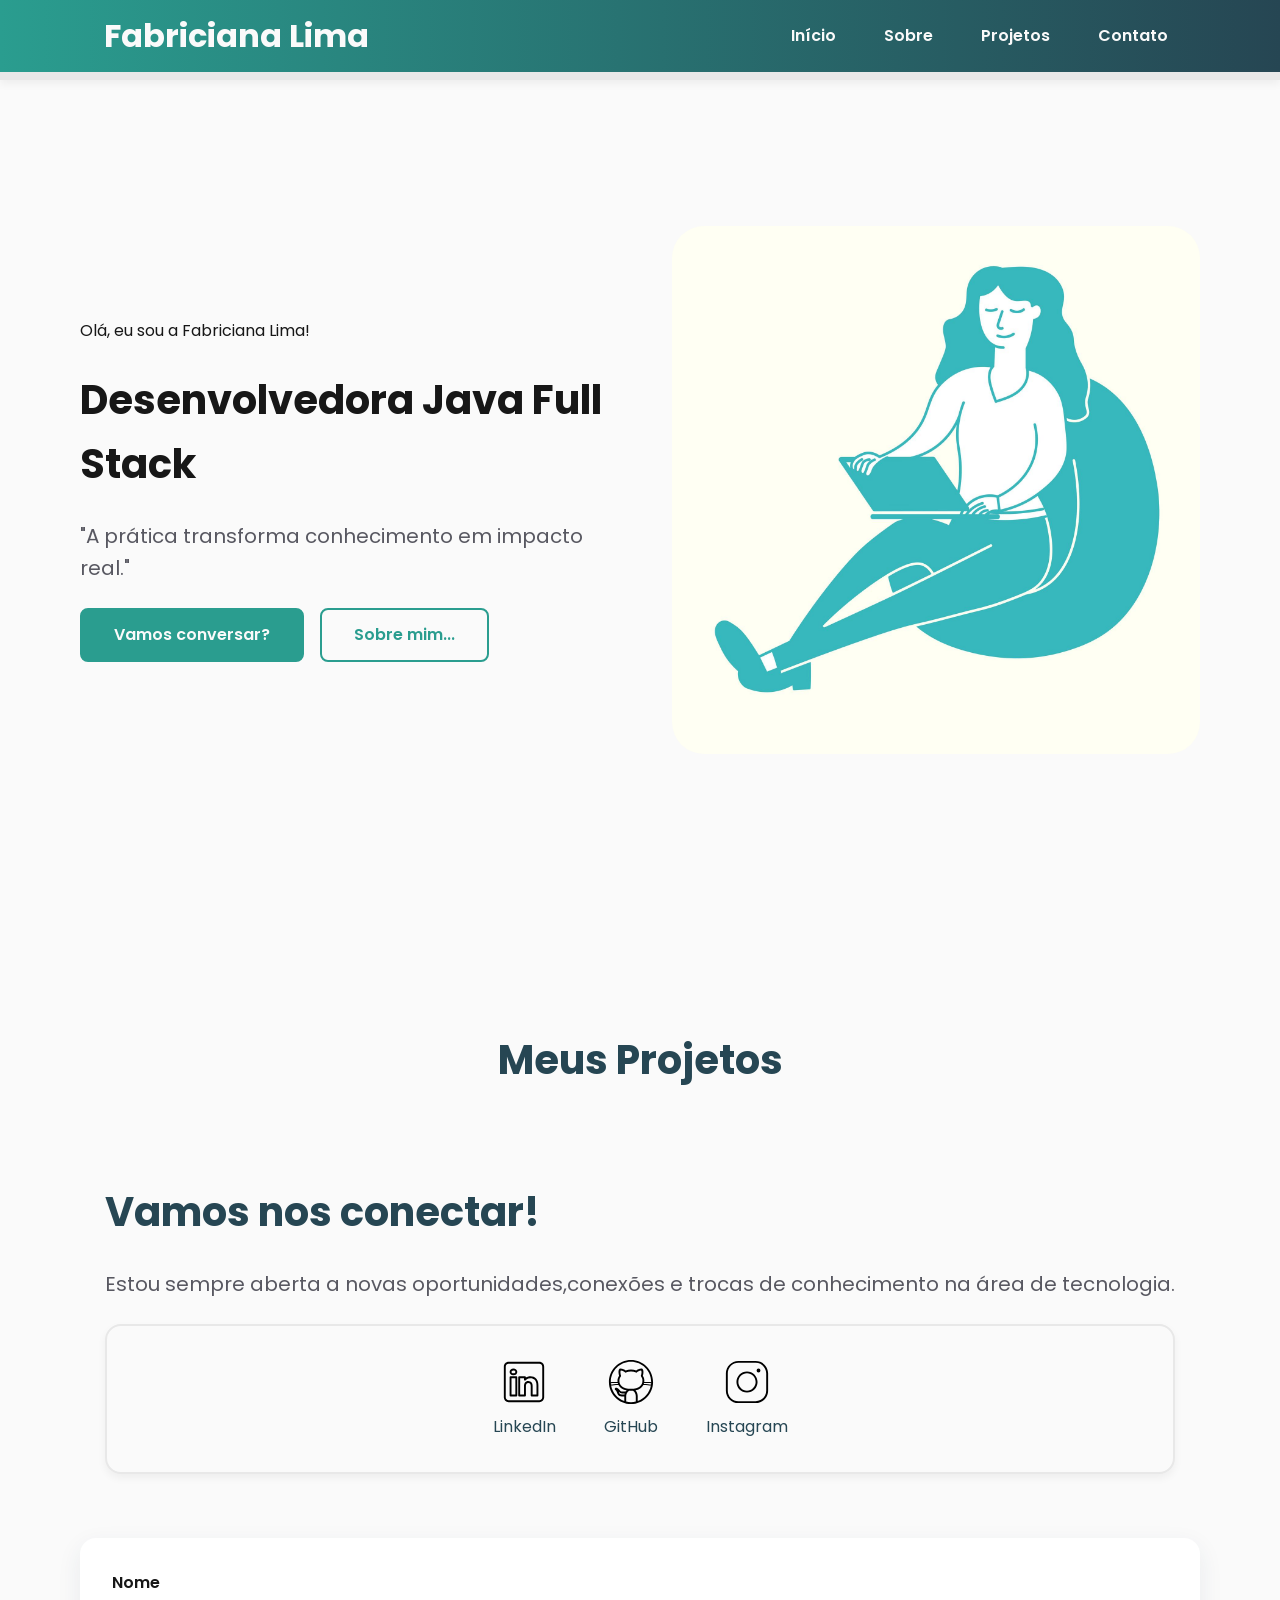
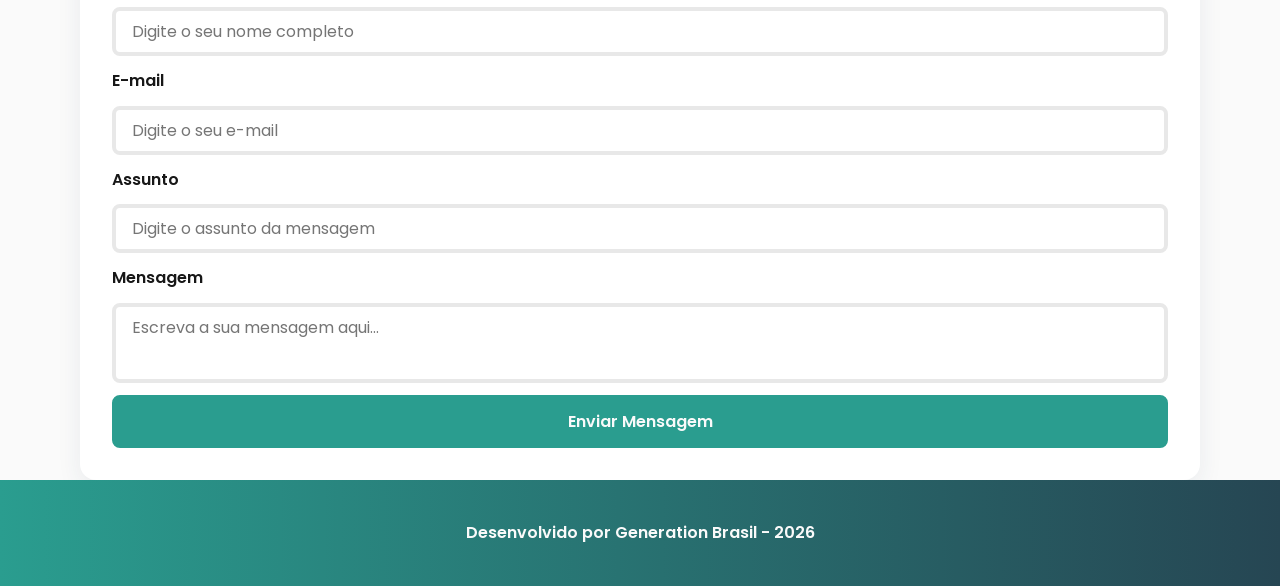
<file: index.html>
<!DOCTYPE html>
<html lang="pt-br">

<head>

    <!-- Fontes do Google -->
    <link rel="preconnect" href="https://fonts.googleapis.com">
    <link rel="preconnect" href="https://fonts.gstatic.com" crossorigin>

    <!-- Fonte do Google - Poppins -->
    <link href="https://fonts.googleapis.com/css2?family=Poppins&display=swap" rel="stylesheet">

    <meta charset="UTF-8">

    <meta name="viewport" content="width=device-width, initial-scale=1.0">

    <meta name="author" content="Generation Brasil">
    <meta name="description" content="Portfólio da Generation Brasil, 
                desenvolvedora Full Stack especializado em criar experiências 
                digitais incríveis. Conheça meus projetos e entre em contato.">
    <meta name="robots" content="index, follow">

    <link rel="icon" type="image/svg+xml" href="./assets/img/favicon.svg">

    <!-- SWIPER CSS -->
    <link rel="stylesheet" href="https://cdn.jsdelivr.net/npm/swiper@11/swiper-bundle.min.css">
    <!-- Link para a Folha de Estilo da Página - CSS -->
    <link rel="stylesheet" href="./assets/css/style.css">

    <title>Portfólio Generation Brasil</title>
</head>

<body>
    <!-- Cabeçalho da página (header) -->

    <header>
        <div class="menu-content">

            <! -- TÍTULO -->

                <a href="" index.html" id="titulo">Fabriciana Lima</a>

                <! -- MENU -->
                    <nav>
                        <ul class="menu-list">
                            <li><a href="#hero">Início</a></li>
                            <li><a href="#about">Sobre</a></li>
                            <li><a href="#projects">Projetos</a></li>
                            <li><a href="#contact">Contato</a></li>
                        </ul>
                    </nav>

        </div>
    </header>

    <!-- Seção principal da página (main) -->

    <main>
        <! -- Seção de Boas Vindas -->

            <section id="hero" class="section-container hero-container">

                <! -- BOAS VINDAS -->
                    <article class="hero-content" <span> Olá, eu sou a Fabriciana Lima!</span>
                        <h1>Desenvolvedora Java Full Stack</h1>
                        <p> "A prática transforma conhecimento em impacto real."</p>

                        <div class="buttons-container">
                            <a href="#contact" class="botao">Vamos conversar?</a>
                            <a href="#about" class="botao-outline">Sobre mim...</a>
                        </div>
                    </article>

                    <! -- IMAGEM -->

                        <figure class="hero-image">
                            <img src="./assets\img\woman_laptop.jpg" alt="Foto do autor." class="float-animation">
                        </figure>

            </section>
            <! -- Seção sobre o autor -->
                <section id="about" class="section-container about-container">

                </section>
                <section id="about">

                </section>
                <! -- Seção Projetos do autor -->

                    <!-- Seção Projetos do autor -->
                    <section id="projects" class="section-container projects-container">
                        <h2>Meus Projetos</h2>

                        <!-- Swiper Container -->
                        <div class="swiper projects-swiper">
                            <div class="swiper-wrapper">

                            </div>

                            <!-- Botões de navegação -->
                            <div class="swiper-button-next"></div>
                            <div class="swiper-button-prev"></div>

                            <!-- Paginação -->
                            <div class="swiper-pagination"></div>
                        </div>
                    </section>

                    <section id="projects">

                    </section>

                    <! -- Seção Formulário de Contato e Redes Sociais -->
                        <!-- Seção Formulário de Contato e Redes Sociais -->
                        <section id="contact" class="section-container contact-container">

                            <!-- REDES SOCIAIS -->
                            <article class="contact-info">
                                <h2>Vamos nos conectar!</h2>
                                <p>Estou sempre aberta a novas oportunidades,conexões e trocas de conhecimento na área
                                    de tecnologia.</p>

                                <div class="social-container">
                                    <a href="https://www.linkedin.com/in/fabricianalima" target="_blank" class="social-link">

                                        <img src="./assets/icons/social/linkedin.svg" alt="LinkedIn">
                                        <span>LinkedIn</span>

                                    </a>


                                    <a href="https://github.com/fabricianalima" target="_blank" class="social-link">

                                        <img src="./assets/icons/social/github.svg" alt="GitHub">
                                        <span>GitHub</span>

                                    </a>


                                    <a href="https://instagram.com/seu-usuario" target="_blank" class="social-link">

                                        <img src="./assets/icons/social/instagram.svg" alt="Instagram">
                                        <span>Instagram</span>

                                    </a>
                                </div>
                            </article>

                            <!-- FORMULÁRIO -->
                            <form id="formulario" action="https://formsubmit.co/4a20a8c4179d759da47a1e8201772e1f"
                                method="POST">

                                <input type="hidden" name="_next" value="http://localhost:5500/success.html">
                                <input type="hidden" name="_captcha" value="false">

                                <label for="nome">Nome</label>
                                <input id="nome" name="nome" type="text" placeholder="Digite o seu nome completo">
                                <span id="erro-nome"></span>

                                <label for="email">E-mail</label>
                                <input id="email" name="email" type="text" placeholder="Digite o seu e-mail">
                                <span id="erro-email"></span>

                                <label for="assunto">Assunto</label>
                                <input id="assunto" name="assunto" type="text"
                                    placeholder="Digite o assunto da mensagem">
                                <span id="erro-assunto"></span>

                                <label for="mensagem">Mensagem</label>
                                <textarea id="mensagem" name="mensagem"
                                    placeholder="Escreva a sua mensagem aqui..."></textarea>
                                <span id="erro-mensagem"></span>

                                <button class="botao" type="submit">Enviar Mensagem</button>

                            </form>

                        </section>
                        <section id="contact">

                        </section>
    </main>

    <!-- Rodapé da página (header) -->
    <footer>
        Desenvolvido por Generation Brasil - 2026
    </footer>

    <!-- SWIPER JS -->
    <script src="https://cdn.jsdelivr.net/npm/swiper@11/swiper-bundle.min.js"></script>

    <!-- Script JavaScript-->
    <script src="./assets/js/script.js"></script>
</body>

</html>
</file>
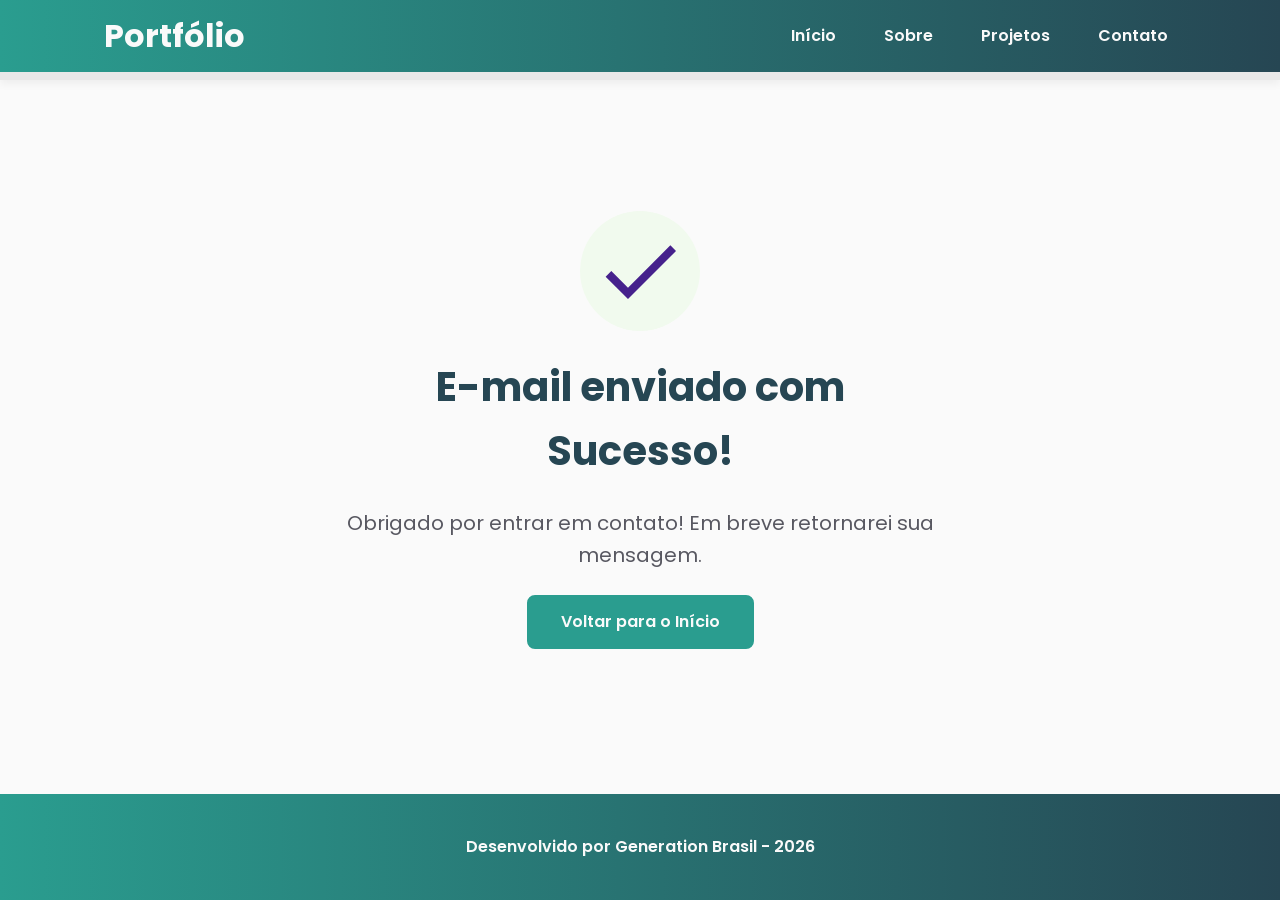
<file: success.html>
<!DOCTYPE html>
<html lang="pt-br">

<head>
    <!-- Fontes do Google -->
    <link rel="preconnect" href="https://fonts.googleapis.com">
    <link rel="preconnect" href="https://fonts.gstatic.com" crossorigin>

    <!-- Fonte do Google - Poppins -->
    <link href="https://fonts.googleapis.com/css2?family=Poppins&display=swap" rel="stylesheet">

    <meta charset="UTF-8">

    <meta name="viewport" content="width=device-width, initial-scale=1.0">

    <meta name="author" content="Generation Brasil">
    <meta name="description"
        content="Portfólio da Generation Brasil, desenvolvedor Full Stack especializado em criar experiências digitais incríveis. Conheça meus projetos e entre em contato.">
    <meta name="robots" content="index, follow">

    <link rel="icon" type="image/svg+xml" href="./assets/img/favicon.svg">

    <!-- Link para a Folha de Estilo da Página - CSS -->
    <link rel="stylesheet" href="./assets/css/style.css">

    <title>Portfólio Generation Brasil</title>

</head>

<body>

    <!-- Cabeçalho da Página (header) -->
    <header class="menu-container">
        <div class="menu-content">
            <a href="index.html" id="titulo">Portfólio</a>

            <nav>
                <ul class="menu-list">
                    <li><a href="index.html#hero">Início</a></li>
                    <li><a href="index.html#about">Sobre</a></li>

                    <li><a href="index.html#projects">Projetos</a></li>
                    <li><a href="index.html#contact">Contato</a></li>
                </ul>
            </nav>
        </div>
    </header>

    <!-- Seção Principal da Página (main) -->
    <main>

        <!-- Mensagem de Sucesso -->
        <section class="success-container">

            <article class="success-content">

                <figure class="success-icon">
                    <img src="./assets/img/success.svg" alt="Ilustração de sucesso" class="float-animation">
                </figure>

                <h1>E-mail enviado com Sucesso!</h1>
                <h2>Obrigado por entrar em contato! Em breve retornarei sua mensagem.</h2>

                <a class="botao" href="index.html">Voltar para o Início</a>

            </article>

        </section>

    </main>

    <!-- Rodapé da Página (footer) -->
    <footer>
        Desenvolvido por Generation Brasil - 2026

    </footer>

</body>

</html>
</file>
<file: assets/css/style.css>
* {
    margin: 0;
    padding: 0;
    box-sizing: border-box;
    font-family: 'Poppins', sans-serif;
    font-weight: 400;
    text-decoration: none;
    outline: none;
}

:root {
    /* Paleta de Cores - Purple */
     --purple-50:  #FEFAE0;  /* creme bem claro */
    --purple-100: #F1FAEE;  /* fundo claro, tags */
    --purple-200: #D8E8E4;  /* transição suave */
    --purple-300: #A9CFC9;  /* verde suave */
    --purple-400: #5FB6AA;  /* verde intermediário */
    --purple-500: #2A9D8F;  /* cor principal */
    --purple-600: #267E74;  /* hover de botões */
    --purple-700: #264653;  /* títulos */
    --purple-800: #264653;  /* textos fortes */
    --purple-900: #1B313A;  /* tom mais escuro */


    /* Cores Neutras */
    --gray-200: #e8e8e8;
    --gray-400: #585861;
    --black: #171717;
    --white: #FAFAFA;

    /* Cores de Estado */
    --error: #e63946;

    /* Sombras */
    --shadow-sm: 0 0.25rem 0.5rem rgba(0, 0, 0, 0.05);
    --shadow-md: 0 0.25rem 0.75rem rgba(107, 54, 200, 0.3);
    --shadow-lg: 0 0.5rem 1.5rem rgba(107, 54, 200, 0.2);

    /* Espaçamentos */
    --spacing-xs: 0.5rem;
    --spacing-sm: 1rem;
    --spacing-md: 1.5rem;
    --spacing-lg: 2rem;
    --spacing-xl: 3rem;
    --spacing-2xl: 4rem;

    /* Tamanhos de Fonte */
    --text-sm: 0.75rem;
    --text-base: 1rem;
    --text-lg: 1.25rem;
    --text-xl: 1.5rem;
    --text-2xl: 2rem;
    --text-3xl: 2.5rem;

    /* Border Radius */
    --radius-sm: 0.25rem;
    --radius-md: 0.5rem;
    --radius-lg: 1rem;
    --radius-xl: 2rem;
    --radius-full: 50%;

    /* Animação Padrão */
    --transition-default: all 0.3s ease;
}

html {
    scroll-behavior: smooth;
}

body {
    display: flex;
    flex-direction: column;
    min-height: 100vh;
    background-color: var(--white);
    line-height: 1.6;
    color: var(--black);
}

main {
    flex: 1;
}

.section-container {
    max-width: 70rem;
    margin: 0 auto;
    padding: var(--spacing-xl) var (--spacing-md);
    scroll-margin-top: 6rem;
}

.buttons-container {
    display: flex;
    gap: var(--spacing-sm);
}

.botao,
.botao-outline {
    display: inline-block;
    padding: 0.75rem 2rem;
    border: 0.15rem solid transparent;
    border-radius: var(--radius-md);
    font-size: var(--text-base);
    font-weight: 600;
    text-align: center;
    cursor: pointer;
    transition: var(--transition-default);
}

/* Botão preenchido (primário) */
.botao {
    border-color: var(--purple-500);
    background-color: var(--purple-500);
    color: var(--white);
}

.botao:hover {
    border-color: var(--purple-800);
    background-color: var(--purple-800);
    box-shadow: var(--shadow-md);
    transform: translateY(-0.25rem);
}

/* Botão outline (secundário) */
.botao-outline {
    border-color: var(--purple-500);
    background-color: transparent;
    color: var(--purple-500);
}

.botao-outline:hover {
    border-color: var(--purple-500);
    background-color: var(--purple-500);
    color: var(--white);
    transform: translateY(-0.25rem);
}

/* Modificador para botões pequenos (usado em projetos) */
.botao.botao-sm,
.botao-outline.botao-sm {
    min-width: 6rem;
    padding: 0.25rem var(--spacing-sm);
    border-width: 0.125rem;
    border-radius: 0.25rem;
    font-size: var(--text-sm);
}

header {
    position: sticky;
    top: 0;
    z-index: 1000;
    width: 100%;
    height: 5rem;
    border-bottom: var(--spacing-xs) solid var(--gray-200);
    background: linear-gradient(to right, var(--purple-500), var(--purple-800));
    box-shadow: var(--shadow-sm);
}

header a {
    font-weight: 600;
    color: var(--white);
    transition: color 0.3s ease;
}

header a:hover {
    color: var(--purple-100);
}

#titulo {
    font-size: var(--text-2xl);
    font-weight: 700;
}

.menu-content {
    display: flex;
    justify-content: space-between;
    align-items: center;
    max-width: 70rem;
    height: 100%;
    margin: 0 auto;
    padding: 0 var(--spacing-md);
}

.menu-list {
    display: flex;
    gap: var(--spacing-lg);
    list-style: none;
}

.menu-list a {
    padding: var(--spacing-xs);
}

.hero-container {
    display: flex;
    align-items: center;
    gap: var(--spacing-2xl);
    min-height: calc(100vh - 5rem);
}

.hero-content {
    display: flex;
    flex: 1;
    flex-direction: column;
    gap: var(--spacing-md);
}

.hero-content span {
    font-size: var(--text-xl);
    font-weight: 700;
}

.hero-content h1 {
    font-size: var(--text-3xl);
    font-weight: 700;
}

.hero-content p,
.about-content p,
.contact-info p {
    font-size: var(--text-lg);
    color: var(--gray-400);
}

.hero-image {
    display: flex;
    flex: 1;
    justify-content: center;
}

.hero-image img {
    width: 100%;
    max-width: 100%;
    border-radius: var(--radius-xl);
}

/* Animação flutuante */
@keyframes float {

    0%,
    100% {
        transform: translateY(0);
    }

    50% {
        transform: translateY(-1.25rem);
    }
}

.float-animation {
    animation: float 3s ease-in-out infinite;
}

.about-container {
    display: flex;
    align-items: center;
    gap: var(--spacing-2xl);
    margin: var(--spacing-2xl) auto;
    border-radius: var(--radius-lg);
    background-color: var(--gray-200);
}

.about-image {
    flex: 0 0 17.5rem;
}

.about-image img {
    width: 100%;
    border: 0.35rem solid var(--purple-500);
    border-radius: var(--radius-full);
    box-shadow: var(--shadow-lg);
}

.about-content h2,
.projects-container h2,
.contact-info h2 {
    margin-bottom: var(--spacing-md);
    font-size: var(--text-3xl);
    font-weight: 700;
    color: var(--purple-800);
}

.about-content p {
    margin-bottom: var(--spacing-sm);
    text-align: justify;
}

.about-buttons-data {
    display: flex;
    justify-content: space-between;
    align-items: center;
    gap: var(--spacing-lg);
    margin-top: var(--spacing-lg);
}

.about-buttons-data .botao {
    margin-right: auto;
}

.data-container {
    display: flex;
    gap: var(--spacing-lg);
    margin-top: 0;
}

.data-item {
    display: flex;
    flex-direction: column;
    align-items: center;
}

.data-number {
    font-size: var(--text-xl);
    font-weight: 700;
    text-align: center;
    color: var(--purple-500);
}

.data-label {
    font-size: var(--text-base);
    text-align: center;
    color: var(--gray-400);
}

.projects-container{
    scroll-margin-top: 3rem;
    margin: var(--spacing-2xl) auto;
    text-align: center;
}

.projects-swiper{
    position: relative;
    width: 100%;
    padding: var(--spacing-sm) var(--sapacing-xl) var(--sapacing-xl);
    overflow: hidden;
}

.project-card {
    display: flex;
    flex-direction: column;
    width: 100%;
    height: 100%;
    border: 0.15rem solid var(--gray-200);
    border-radius: var(--radius-lg);
    background-color: var(--white);
    box-shadow: var(--shadow-sm);
    overflow: hidden;
    transition: var(--transition-default);
}

.project-card:hover {
    box-shadow: var(--shadow-lg);
}

.project-image {
    display: flex;
    align-items: center;
    justify-content: center;
    width: 100%;
    height: 10rem;
    background: linear-gradient(
        135deg,
        var(--purple-50) 0%,
        var(--purple-100) 100%
    );
}

.project-image img {
    width: 75%;
    height: 75%;
    max-width: 7rem;
    max-height: 7rem;
    object-fit: contain;
    transition: transform 0.3s ease;
}

.project-content {
    display: flex;
    flex: 1;
    flex-direction: column;
    padding: var(--spacing-md);
    text-align: left;
}

.project-content h3 {
    margin-bottom: 0.75rem;
    font-size: var(--text-lg);
    font-weight: 700;
}

.project-content p {
    flex: 1;
    margin-bottom: var(--spacing-sm);
    font-size: 0.95rem;
    color: var(--gray-400);
}

.project-tags {
    display: flex;
    flex-wrap: wrap;
    gap: var(--spacing-xs);
}

.tag {
    padding: 0.375rem 0.75rem;
    border-radius: var(--radius-sm);
    background-color: var(--purple-100);
    font-size: var(--text-sm);
    font-weight: 600;
    color: var(--purple-800);
}

.project-buttons {
    display: flex;
    justify-content: center;
    align-items: center;
    gap: 0.75rem;
    margin-top: var(--spacing-sm);
}
.swiper-wrapper{
    align-items: stretch;
}

.swiper-slide{
    display: flex;
    height: auto;
}

/* Botões do Swiper (navegação) */
.swiper-button-next,
.swiper-button-prev {
    width: 3rem;
    height: 3rem;
}

.swiper-button-next:after,
.swiper-button-prev:after {
    font-size: var(--text-lg);
    color: var(--purple-500);
}

.swiper-button-next:hover:after,
.swiper-button-prev:hover:after {
    color: var(--purple-800);
}

/* Indicadores de paginação */
.swiper-pagination-bullet {
    width: 0.75rem;
    height: 0.75rem;
    background-color: var(--gray-200);
    opacity: 1;
}

.swiper-pagination-bullet-active {
    width: var(--spacing-lg);
    border-radius: var(--radius-sm);
    background-color: var(--purple-500);
}
.contact-container {
    display: flex;
    flex-direction: column;
    align-items: center;
    gap: var(--spacing-lg);
    width: 100%;
}

.contact-info h2 {
    margin-bottom: var(--spacing-md);
}

.contact-info p {
    margin-bottom: var(--spacing-md);
}

.social-container {
    display: flex;
    justify-content: center;
    gap: 3rem;

    padding: 2rem;
    margin-bottom: 2rem;

    border: 0.15rem solid var(--gray-200);
    border-radius: var(--radius-lg);

    background-color: var(--white);
    box-shadow: var(--shadow-sm);
}

.social-icon {
    width: 5rem;
    height: 5rem;
    padding: 0.75rem;
    border-radius: var(--radius-md);
    transition: var(--transition-default);
}

.social-icon img {
    width: 100%;
    filter: brightness(0) saturate(100%);
    transition: filter 0.3s ease;
}

.social-icon:hover img {
        filter: brightness(0)
        saturate(100%)
        invert(18%)
        sepia(16%)
        saturate(1107%)
        hue-rotate(156deg)
        brightness(94%)
        contrast(91%);
}
.social-link {
    display: flex;
    flex-direction: column;
    align-items: center;

    text-decoration: none;
    color: var(--purple-700);

    transition: transform 0.3s ease;
}

.social-link img {
    width: 3rem;
    height: 3rem;
    margin-bottom: 0.5rem;
}

.social-link:hover {
    transform: translateY(-5px);
}
/*Formulario*/
form{
    width: 100%;
    display: flex;
    flex-direction: column;
    gap: 0.75rem;
    background-color: #FFFFFF;
    padding: 2rem;
    border-radius: 1rem;
    box-shadow: 0 8px 25px rgba(38, 70, 83, 0.08);
}

form label{
    font-size: var(--text-base);
    font-weight: 600;
}

form input,
form textarea {
    width: 100%;
    padding: 0.5rem var(--spacing-sm);
    border: 0.25rem solid var(--gray-200);
    border-radius: var(--radius-md);
    font-family: inherit;
    font-size: var(--text-base);
    transition: border-color 0.3s ease;
}

form input:focus,
form textarea:focus {
    border-color: var(--purple-500);
    outline: none;
}

form textarea {
    min-height: 5rem;
    resize: none;
}

form span {
    margin-top: -0.75rem;
    font-size: var(--text-sm);
    color: var(--error);
}

footer{
    padding: 2.5rem;
    background: linear-gradient(to right, var(--purple-500), var(--purple-800));
    font-weight: 600;
    text-align: center;
    color: var(--white)
}

.success-container {
    display: flex;
    flex-direction: column;
    justify-content: center;
    align-items: center;
    width: 100%;
    min-height: calc(100vh - 12.5rem);
    padding: var(--spacing-xl) var(--spacing-md);
}

.success-content {
    display: flex;
    flex-direction: column;
    align-items: center;
    gap: var(--spacing-md);
    max-width: 37.5rem;
    text-align: center;
}

.success-content h1 {
    font-size: var(--text-3xl);
    font-weight: 700;
    color: var(--purple-800);
}

.success-content h2 {
    font-size: var(--text-lg);
    color: var(--gray-400);
}

.success-icon {
    display: flex;
    align-items: center;
    justify-content: center;
    width: 7.5rem;
    height: 7.5rem;
    border-radius: var(--radius-full);
    background-color: var(--purple-100);
}

.success-icon img {
    width: 6rem;
    height: 6rem;
    filter: brightness(0)
    saturate(100%)
    invert(11%)
    sepia(69%)
    saturate(3759%)
    hue-rotate(256deg)
    brightness(101%)
    contrast(96%);
}
@media screen and (max-width: 1024px) {

    /* Layout */
    .section-container {
        padding: var(--spacing-lg) var(--spacing-md);
    }

    /* Tipografia */
    .section-container h1 {
        font-size: var(--text-3xl);
    }

    .section-container h2 {
        font-size: var(--text-2xl);
    }

    .section-container p {
        font-size: var(--text-base);
    }

    .section-container span {
        font-size: var(--text-lg);
    }

    .success-content h1 {
        font-size: var(--text-3xl);
    }

    .success-content h2 {
        font-size: var(--text-xl);
    }

    /* Header - Oculta menu em telas pequenas */
    @media (max-width: 768px) {
        .menu-list {
            display: none;
        }
    }

    /* Hero */
    .hero-container {
        flex-direction: column-reverse;
        gap: var(--spacing-lg);
        min-height: 60vh;
        text-align: center;
    }

    .hero-content,
    .hero-image {
        width: 90%;
    }

    .hero-image img {
        object-fit: cover;
    }

    .buttons-container {
        justify-content: center;
        width: 100%;
    }

    .hero-container .botao,
    .hero-container .botao-outline {
        padding: 0.75rem 1.5rem;
        font-size: 0.95rem;
        white-space: nowrap;
    }

    /* About */
    .about-container {
        flex-direction: column;
        gap: var(--spacing-md);
        margin: var(--spacing-lg);
        padding: var(--spacing-lg);
    }

    .about-image {
        flex: 0 0 auto;
        width: 100%;
        display: flex;
        justify-content: center;
    }

    .about-image img {
        max-width: 16rem;
        width: 100%;
    }

    .about-content {
        width: 100%;
    }

    .about-buttons-data {
        flex-direction: column;
        gap: var(--spacing-md);
        align-items: stretch;
    }

    .about-buttons-data .botao {
        margin-right: 0;
    }

    .data-container {
        justify-content: center;
        width: 100%;
    }

    /* Projects */
    .projects-container {
        margin: var(--spacing-lg) auto 0;
    }

    .projects-swiper {
        margin: 0;
        padding: var(--spacing-sm) var(--spacing-lg) 2.5rem;
    }

    .project-card {
        width: 100%;
        height: 30rem;
        min-height: 30rem;
        max-height: 30rem;
        max-width: 100%;
    }

    .project-content {
        display: flex;
        flex-direction: column;
        justify-content: space-between;
        height: 100%;
    }

    .project-content p {
        flex: 1;
        overflow: hidden;
    }

    .project-tags {
        min-height: 2.5rem;
        align-items: flex-start;
    }

    .swiper-wrapper {
        align-items: stretch;
    }

    .swiper-slide {
        display: flex;
        justify-content: center;
        align-items: stretch;
        height: auto;
    }

    .swiper-button-next,
    .swiper-button-prev {
        display: none;
    }

    /* Contact */
    .contact-container {
        grid-template-columns: 1fr;
        gap: var(--spacing-lg);
        width: 90%;
        margin: 0 auto;
    }

    /* Success Page */
    .success-container {
        padding: var(--spacing-xl) var(--spacing-md);
        min-height: calc(100vh - 10rem);
    }

    .success-content {
        gap: var(--spacing-lg);
        max-width: 35rem;
    }

    .success-icon {
        width: 6rem;
        height: 6rem;
    }

    .success-icon img {
        width: 5rem;
        height: 5rem;
    }
}

@media screen and (max-width: 480px) {

    /* Layout */
    .section-container {
        padding: var(--spacing-md) var(--spacing-sm);
    }

    /* Tipografia Mobile */
    .section-container h1 {
        font-size: var(--text-xl);
    }

    .section-container h2 {
        font-size: var(--text-xl);
    }

    .section-container p {
        font-size: var(--text-base);
    }

    .section-container span {
        font-size: var(--text-lg);
    }

    .success-content h1 {
        font-size: var(--text-xl);
    }

    .success-content h2 {
        font-size: var(--text-base);
    }

    /* Header */
    #titulo {
        font-size: var(--text-xl);
    }

    .menu-list {
        display: none;
    }

    /* Hero */
    .hero-container {
        gap: var(--spacing-sm);
    }

    .hero-content {
        gap: var(--spacing-xs);
        width: 100%;
    }

    .buttons-container {
        flex-direction: column;
        gap: 0.75rem;
        width: 100%;
    }

    .buttons-container .botao,
    .buttons-container .botao-outline {
        width: 100%;
    }

    .hero-container .botao,
    .hero-container .botao-outline {
        padding: 0.75rem 1rem;
        font-size: var(--text-base);
        white-space: nowrap;
    }

    .hero-image {
        width: 100%;
    }

    .hero-image img {
        max-width: 20rem;
    }

    /* About */
    .about-container {
        margin: var(--spacing-lg) 0.5rem;
        padding: var(--spacing-md);
    }

    .about-image img {
        max-width: 14rem;
    }

    .about-buttons-data .botao,
    .about-buttons-data .botao-outline {
        width: 100%;
        padding: 0.75rem var(--spacing-lg);
        font-size: var(--text-base);
        text-align: center;
    }

    .data-number {
        font-size: var(--text-lg);
    }

    .data-label {
        font-size: var(--text-sm);
    }

    /* Projects */
    .projects-container {
        margin: var(--spacing-lg) auto 0;
    }

    .projects-swiper {
        position: relative;
        margin: 0;
        padding: var(--spacing-sm) 0 2rem 0;
        overflow: visible;
    }

    .project-card {
        width: 100%;
        height: 20rem;
        max-width: 20rem;
    }

    .project-image {
        height: 10rem;
    }

    .project-content {
        padding: var(--spacing-md);
    }

    .project-content h3 {
        font-size: var(--text-lg);
    }

    .project-content p {
        font-size: var(--text-base);
    }

    /* Contact */
    .contact-container {
        width: 100%;
    }

    .contact-info p {
        margin-bottom: var(--spacing-md);
    }

    .social-container {
        flex-wrap: wrap;
        gap: var(--spacing-lg);
        margin-bottom: var(--spacing-xs);
    }

    .social-icon {
        width: 4rem;
        height: 4rem;
    }

    /* Formulário */
    form {
        gap: var(--spacing-sm);
         background-color: #FFFFFF;
  
    }

    form label {
        font-size: var(--text-base);
    }

    form input,
    form textarea {
        padding: 0.75rem;
        font-size: var(--text-base);
    }

    form button {
        padding: 0.75rem var(--spacing-md);
       font-size: var(--text-base);
               }

 
    /* Footer */
    footer {
        padding: var(--spacing-md) var(--spacing-sm);
        font-size: var(--text-sm);

    }
    
    /* Success Page */
    .success-container {
        padding: var(--spacing-lg) var(--spacing-sm);
        min-height: calc(100vh - 8rem);
    }

    .success-content {
        gap: var(--spacing-md);
        max-width: 100%;
        padding: 0 var(--spacing-sm);
    }

    .success-icon {
        width: 5rem;
        height: 5rem;
    }

    .success-icon img {
        width: 4rem;
        height: 4rem;
    }

    .success-content .botao {
        width: 100%;
        max-width: 20rem;
        padding: 0.75rem var(--spacing-lg);
    }

}
</file>
